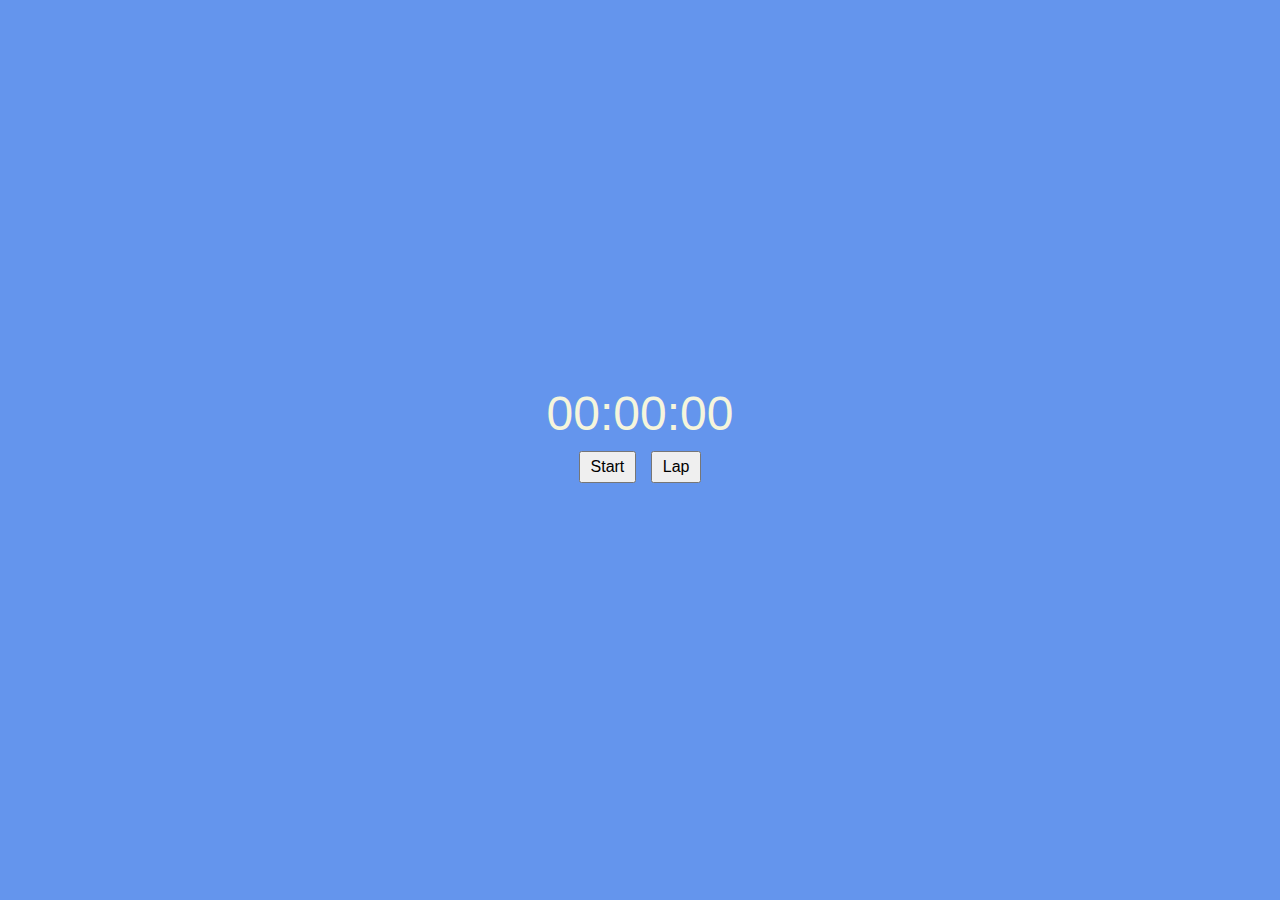
<file: PRODIGY_WD_02/index.html>
<!DOCTYPE html>
<html lang="en">
<head>
  <title>Stopwatch App</title>
  <link rel="stylesheet" href="styles.css">
</head>
<body>
  <div class="stopwatch">
    <div id="display">00:00:00</div>
    <div id="controls">
      <button id="startStop">Start</button>
      <button id="lapReset">Lap</button>
    </div>
    <ul id="laps"></ul>
  </div>

  <script src="script.js"></script>
</body>
</html>
</file>
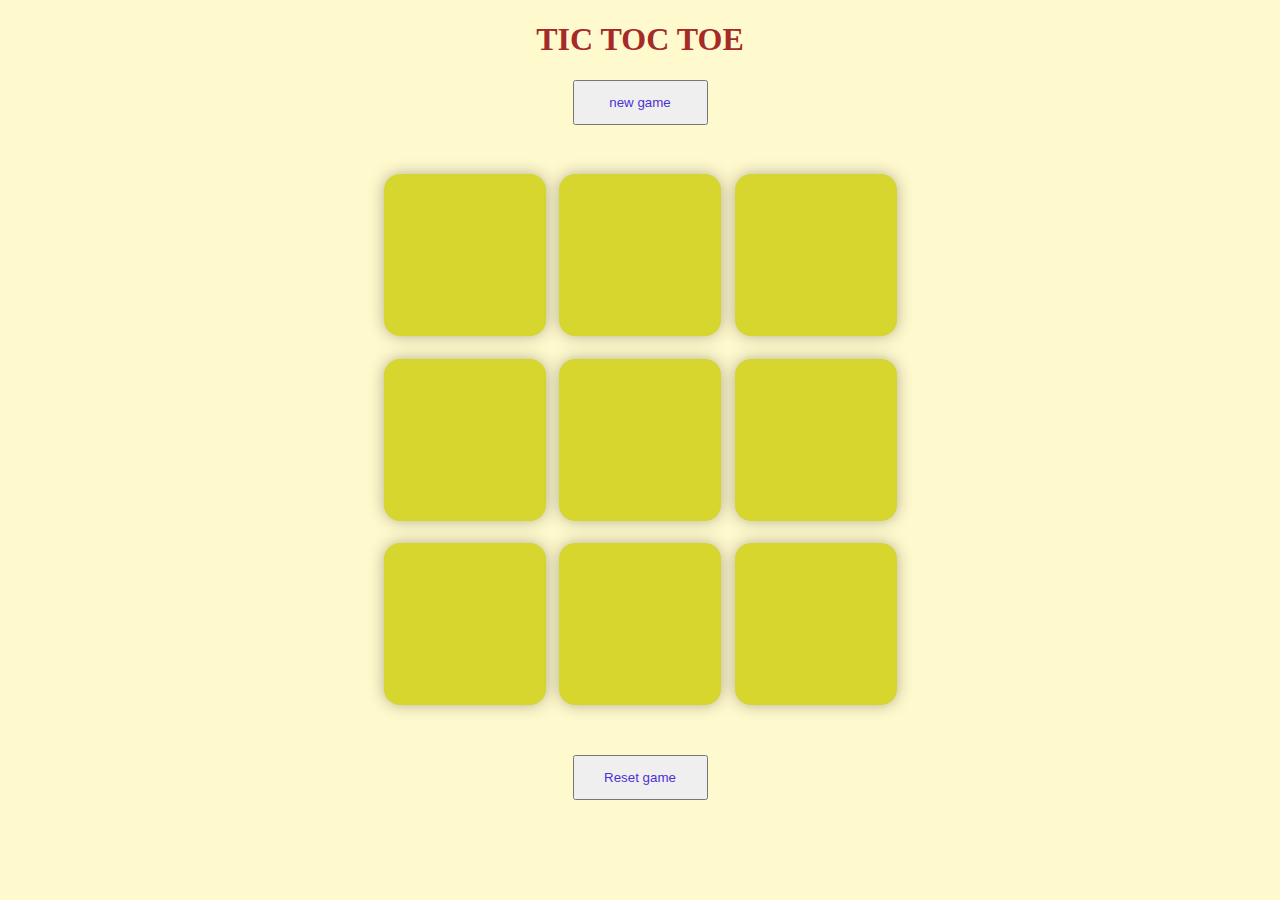
<file: PRODIGY_WD_03/index.html>
<!DOCTYPE html>
<html lang="en">
<head>
    <title>TIC TOC TOE </title>
    <link rel="stylesheet" href="style.css">
    <H1>TIC TOC TOE</H1>
</head>
<body>
    <div class="msg-container hide">
        <p id="msg"> Winner</p>
        </div>
    <button id="new-btn">new game</button>
<main>
    <div id="container">
    <div id="game">
        <button class="btn"></button>
        <button class="btn"></button>
        <button class="btn"></button>
        <button class="btn"></button>
        <button class="btn"></button>
        <button class="btn"></button>
        <button class="btn"></button>
        <button class="btn"></button>
        <button class="btn"></button>

    </div>
</div>
<div>
    <button id="reset-btn" value="Reset">Reset game</button>
</div>
</main>
    
</body>
<script src="app.js"> </script>
</html>
</file>
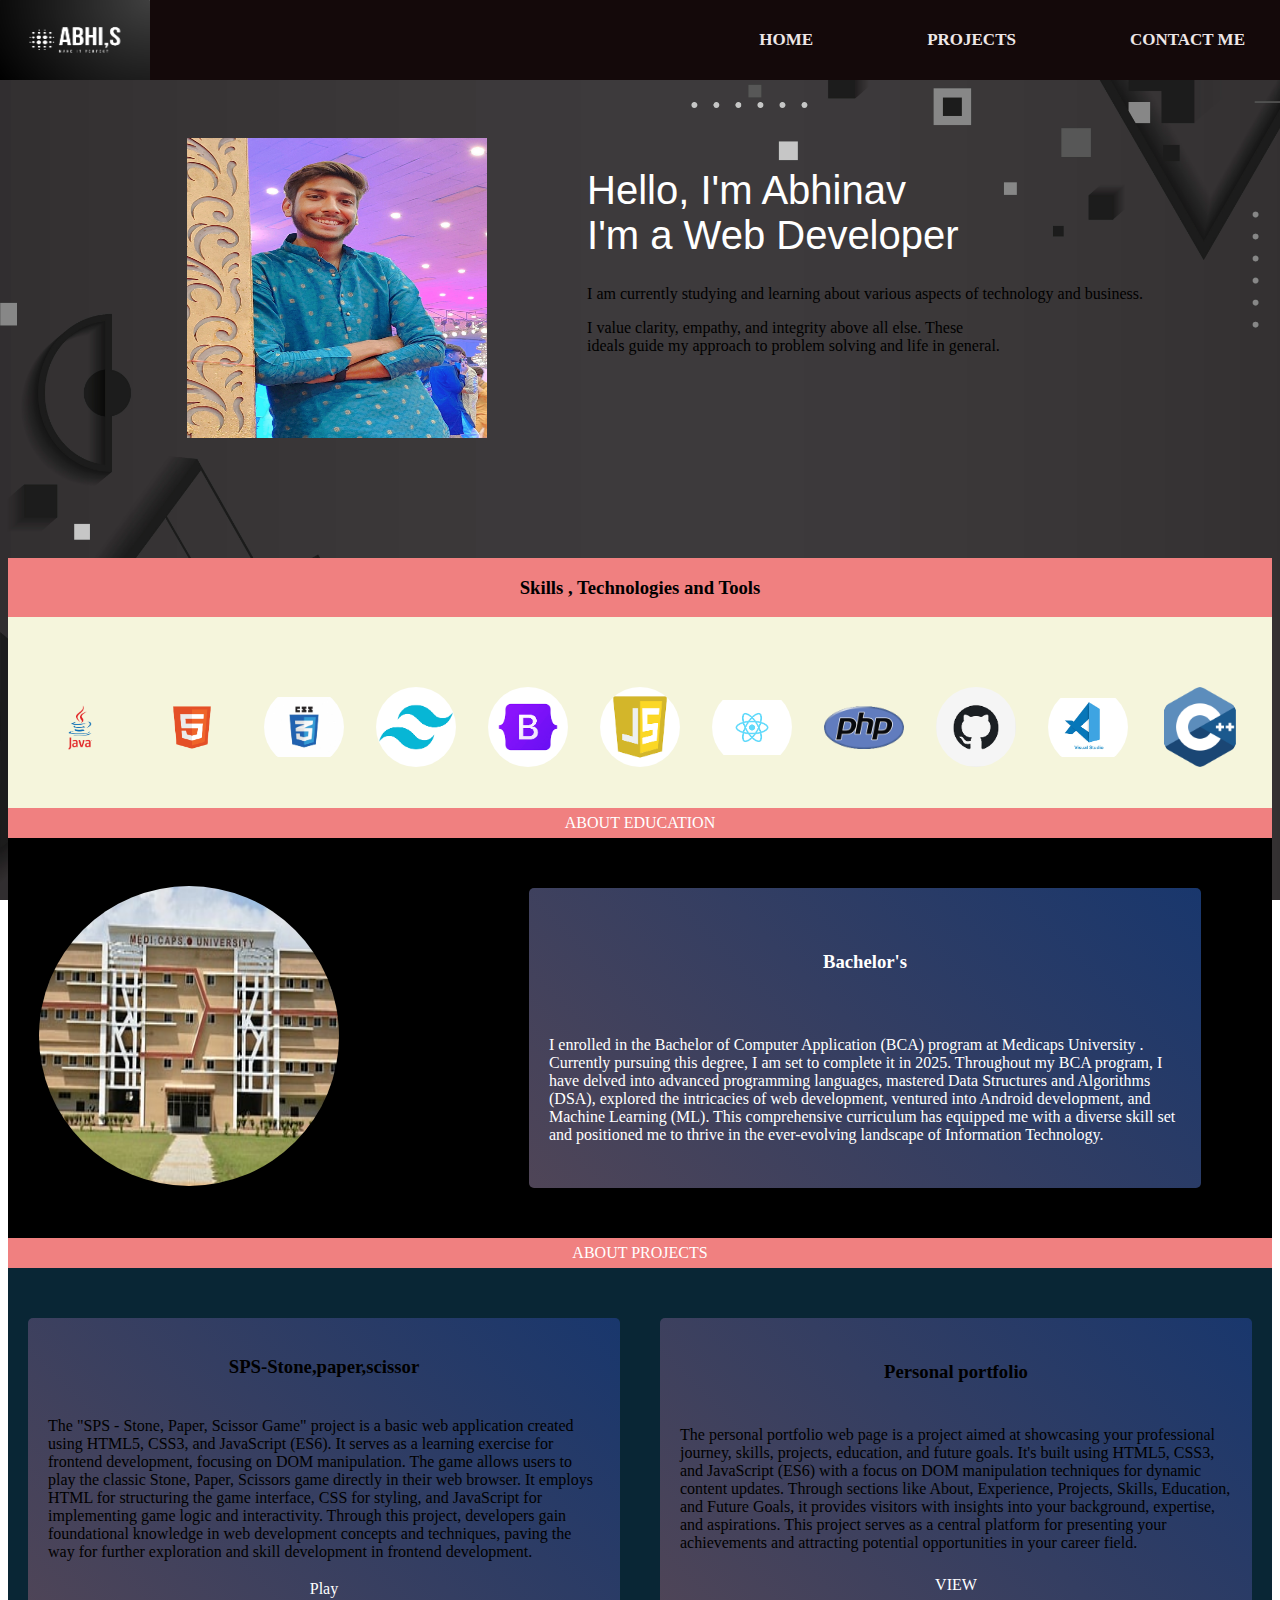
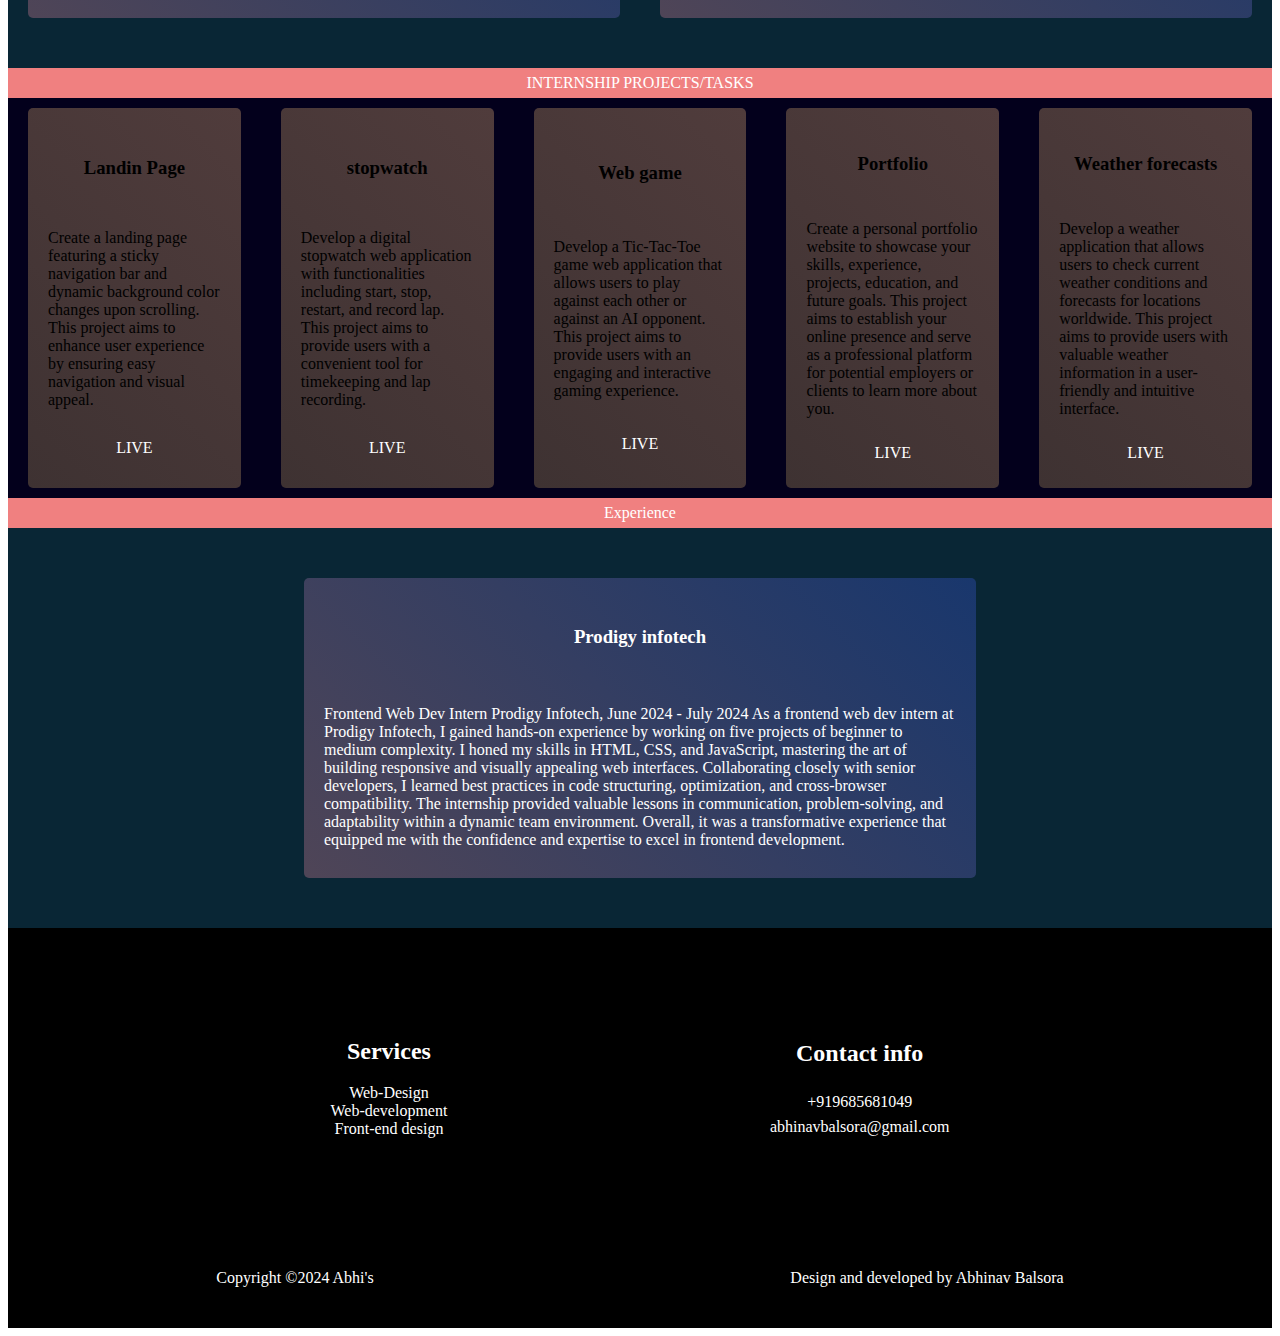
<file: PRODIGY_WD_04/index.html>
<!DOCTYPE html>
<html lang="en">
<head>
    <title>Portfolio</title>
<link rel="stylesheet" href="styles.css">
<link rel="stylesheet" href="https://cdnjs.cloudflare.com/ajax/libs/font-awesome/6.5.2/css/all.min.css" integrity="sha512-SnH5WK+bZxgPHs44uWIX+LLJAJ9/2PkPKZ5QiAj6Ta86w+fsb2TkcmfRyVX3pBnMFcV7oQPJkl9QevSCWr3W6A==" crossorigin="anonymous" referrerpolicy="no-referrer" />
</head>
<body>

    <div class="Container">

        <nav class="navigation">
            <img src="Abhinav.PNG" alt="logo" class="logo">
           <ul>
            <li><a id="home" href="#">Home</a></li>            
            <li><a href="#" id="Projects">Projects</a></li>            
            <li><a href="#" id="connect">Contact Me</a></li>            
           </ul>
        </nav>

        <div class="mainpic">
            <img src="ab1.jpg" alt="main" class="mainimg">
            </div>

      <div class="content">
        <H1> Hello, I'm Abhinav <br> I'm a Web Developer</H1>
        <p>I am currently studying and learning about various aspects of technology and business.</p>
        <p>I value clarity, empathy, and integrity above all else. These <br>ideals guide my approach to problem solving and life in general.</p>
       
       <a href="https://www.instagram.com/___abhinav__0204?igsh=MXE1MjRmbGY0NHE5dw=="><i class="fa-brands fa-instagram"></i></a>
      <a href="https://www.linkedin.com/in/abhinav-balsora-73b654275?utm_source=share&utm_campaign=share_via&utm_content=profile&utm_medium=android_app"><i class="fa-brands fa-linkedin"></i></a>
    </div>
      
   

       

    </div>  
    <main>
        <section class="skill-section">
            <div class="skills">
                <h3>Skills , Technologies and Tools</h3>
            </div>
            <div class="logo-box">
                <img src="java-logo.png">
                <img src="html-logo.png">
                <img src="CSS-Logo.jpg">
                <img src="tailwind-logo.png">
                <img src="bootstrap-logo.png">
                <img src="js-logo.png">
                <img src="reactjs-logo.png">
                <img src="php-logo.png">
                <img src="github-logo.png">
                <img src="vs-code.png">
                <img src="C++.png">
            </div>
        </section>

        <section id="edu-sec"> 
            <title class="heading">ABOUT EDUCATION</title>
        <div class="education-section">
            <div class="college">
                <h3>Bachelor's</h3>
                <span>I enrolled in the Bachelor of Computer Application (BCA) program  at Medicaps University . Currently pursuing this degree, I am set to complete it in 2025. Throughout my BCA program, I have delved into advanced programming languages, mastered Data Structures and Algorithms (DSA), explored the intricacies of web development, ventured into Android development, and Machine Learning (ML). This comprehensive curriculum has equipped me with a diverse skill set and positioned me to thrive in the ever-evolving landscape of Information Technology.
                </span> </div>
                <div class="clg-img">
                    <img src="clg-img.jpg" alt="">
                </div>
        </div>  </section>    

        <section class="project-page">
            <title class="project-title">ABOUT PROJECTS</title> 
             <div class="project-section">
                 <div class="project-1">
                     <h3>SPS-Stone,paper,scissor</h3>
                     <span>The "SPS - Stone, Paper, Scissor Game" project is a basic web application created using HTML5, CSS3, and JavaScript (ES6). It serves as a learning exercise for frontend development, focusing on DOM manipulation. The game allows users to play the classic Stone, Paper, Scissors game directly in their web browser. It employs HTML for structuring the game interface, CSS for styling, and JavaScript for implementing game logic and interactivity. Through this project, developers gain foundational knowledge in web development concepts and techniques, paving the way for further exploration and skill development in frontend development.</span>
                     <a href="https://ro-pa-scissor.netlify.app/" target="main">Play</a>
                 </div>
                 <div class="project-2">
                     <h3>Personal portfolio</h3>
                     <span>The personal portfolio web page is a project aimed at showcasing your professional journey, skills, projects, education, and future goals. It's built using HTML5, CSS3, and JavaScript (ES6) with a focus on DOM manipulation techniques for dynamic content updates. Through sections like About, Experience, Projects, Skills, Education, and Future Goals, it provides visitors with insights into your background, expertise, and aspirations. This project serves as a central platform for presenting your achievements and attracting potential opportunities in your career field.</span>
                     <a href="https://6692a21a9464c84377b64290--celebrated-custard-f7c300.netlify.app/" target="main">VIEW</a>
                 </div>
             </div>
             
     
             <title class="internship-title">INTERNSHIP PROJECTS/TASKS</title>
             <div class="internship-project">
                 
                 <div class="intern-project">
                     <h3>Landin Page</h3>
                     <span>Create a landing page featuring a sticky navigation bar and dynamic background color changes upon scrolling. This project aims to enhance user experience by ensuring easy navigation and visual appeal.</span>
                     <a href="https://668f7ae8d127fcf075e4028f--wondrous-gumdrop-418960.netlify.app/" target = "main">LIVE</a>
                 </div>
                 <div class="intern-project">
                     <h3>stopwatch</h3>
                     <span>Develop a digital stopwatch web application with functionalities including start, stop, restart, and record lap. This project aims to provide users with a convenient tool for timekeeping and lap recording.</span>
                     <a href="https://668f7c07f53fa7f3ea326fa0--iridescent-otter-e622b2.netlify.app/" target=" main">LIVE</a>
                 </div>
                 <div class="intern-project">
                     <h3>Web game</h3>
                     <span>Develop a Tic-Tac-Toe game web application that allows users to play against each other or against an AI opponent. This project aims to provide users with an engaging and interactive gaming experience.</span>
                     <a href="https://668f7c5c9a8336f00e3b8bb9--iridescent-otter-e622b2.netlify.app/" target="main">LIVE</a>
                 </div>
                 <div class="intern-project">
                     <h3>Portfolio</h3>
                     <span>Create a personal portfolio website to showcase your skills, experience, projects, education, and future goals. This project aims to establish your online presence and serve as a professional platform for potential employers or clients to learn more about you.</span>
                     <a href="https://6692a21a9464c84377b64290--celebrated-custard-f7c300.netlify.app/" target="main">LIVE</a>
                 </div>
                 <div class="intern-project">
                     <h3>Weather forecasts</h3>
                     <span>Develop a weather application that allows users to check current weather conditions and forecasts for locations worldwide. This project aims to provide users with valuable weather information in a user-friendly and intuitive interface. 
                     </span>
                     <a href="https://6693777b951df5fde31e25e7--luminous-meringue-e6c3bd.netlify.app/"target="main">LIVE</a>
                 </div>
                </div>

                 <section class="experience-sec">
                    <title class="exp-title">Experience</title>
                    <div class="exp-box">
                    <div class="intern-exp">
                        <h3>Prodigy infotech</h3>
                        <span>Frontend Web Dev Intern
                            Prodigy Infotech, June 2024 - July 2024
                            
                            As a frontend web dev intern at Prodigy Infotech, I gained hands-on experience by working on five projects of beginner to medium complexity. I honed my skills in HTML, CSS, and JavaScript, mastering the art of building responsive and visually appealing web interfaces. Collaborating closely with senior developers, I learned best practices in code structuring, optimization, and cross-browser compatibility. The internship provided valuable lessons in communication, problem-solving, and adaptability within a dynamic team environment. Overall, it was a transformative experience that equipped me with the confidence and expertise to excel in frontend development.</span>
                    </div>
                     </div>
                </section>
        </main>


        <footer class="footer-section">
            <div class="footer-ele">
                <div class="services">
                    <h2>Services</h2>
                    <span>Web-Design</span>
                    <span>Web-development</span>  
                    <span>Front-end design</span>
                </div>
               
                <div class="contact">
                 <h2 id="contactInfo">Contact info</h2>
                 <span><i class="fa-solid fa-phone"></i> +919685681049</span>
                 <span><i class="fa-solid fa-envelope"></i> abhinavbalsora@gmail.com</span>
                </div>
            </div>
            <div class="footer-ele2">
                <div class="developer">
                    <span>Copyright ©2024 Abhi's </span>
                    <span>Design and developed by Abhinav Balsora</span>
                </div>
            </div>
        
        </footer>
 <script src="app.js"></script>
</body>
</html>
</file>
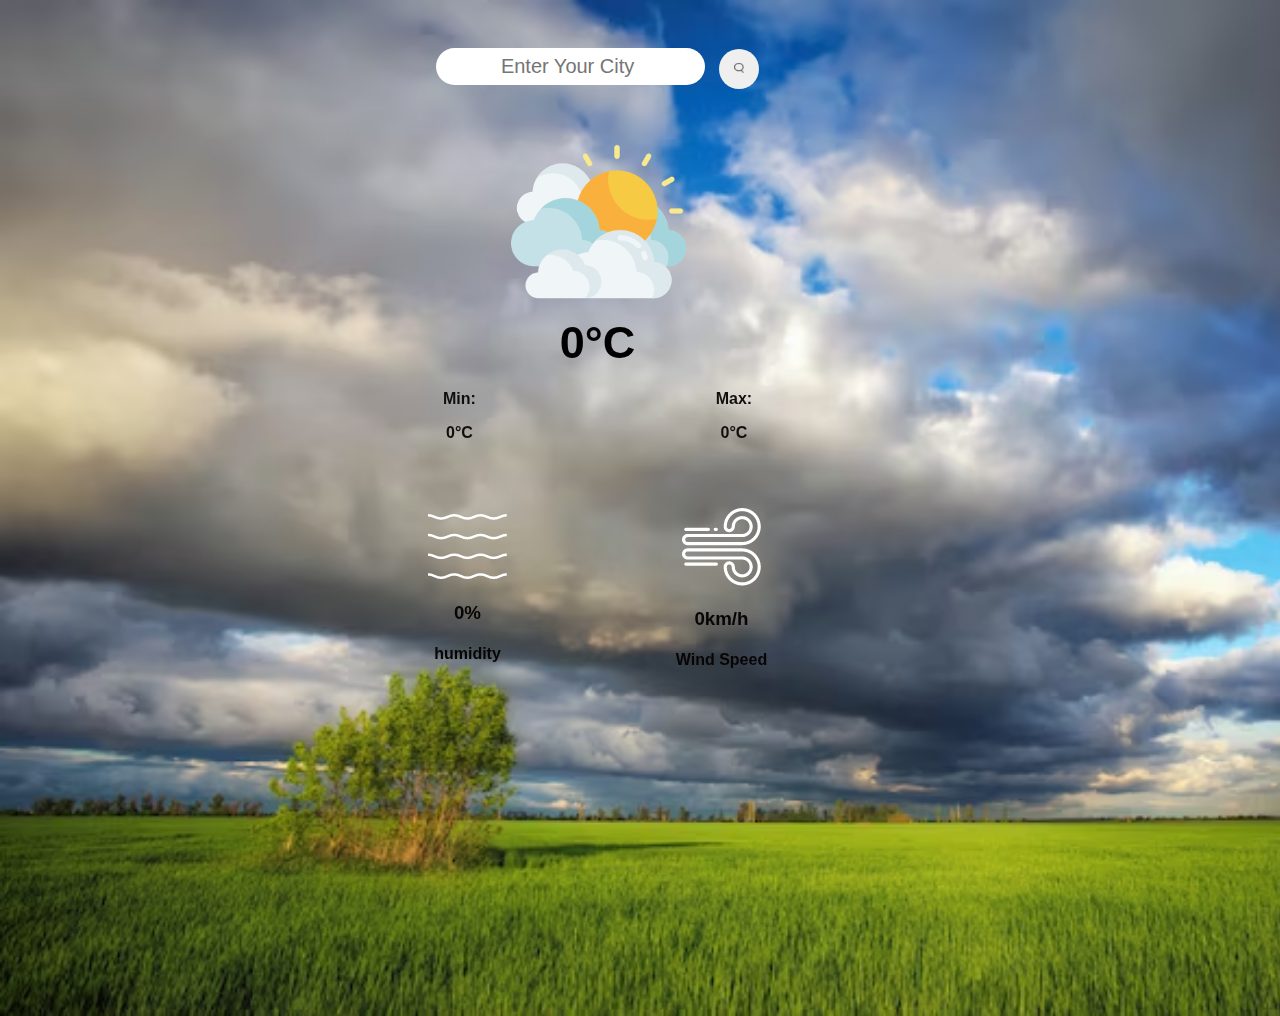
<file: PRODIGY_WD_05/index.html>
<!DOCTYPE html>
<html lang="en">
<head>
    <link rel="stylesheet" href="style.css">
    <title>Weather Forecast </title>
</head>
<body>

<div class="container">
    
    <div class="card">
        <span id="srch1" > 
           <input id="input1" placeholder="Enter Your City " spellcheck="false">
           <button id="btn1"><img src="search.png"></button> 
        </span>

        <div class="error">
            <H3>Invalid City Name</H3>
        </div>
        
    <div class="Weather_1">
          <img id="Weathericon" src="clouds.png"> 
          <h1 class="temp">0°C</h1>
          <H2 class="city"></H2>
    <div class="min_max">
       <span id="minimun_temp">
           <p class="min">Min:</p>
           <p id="min_deg">0°C</p>
        </span>

    <span id="maximum_temp">
         <p class="max">Max:</p>
         <p id="max_deg">0°C</p>
    </span>
    </div>
       
    <div class="details">
        <div id="humidity">
           <img src="humidity.png" alt="humdity">
           <h3 class="hum">0%</h3>
           <h4 >humidity</h4> 
    </div>

    <div id="wind">
          <img src="wind.png" alt="wind">
          <h3 class="windV">0km/h</h3>
          <h4>Wind Speed</p>
    </div>
</div>
    </div>
    </div>










</div>    
<script src="app.js"></script>
</body>

</html>
</file>
<file: PRODIGY_WD_02/styles.css>
body {
    font-family: Arial, sans-serif;
    display: flex;
    justify-content: center;
    align-items: center;
    height: 100vh;
    margin: 0;
background-color: cornflowerblue; 
    
  }
  
  .stopwatch {
    text-align: center;
    
  }
  
  #display {
    font-size: 3em;
    margin-bottom: 10px;
    color: beige;
  }
  
  #controls {
    margin-bottom: 10px;
  }
  
  #controls button {
    font-size: 1em;
    margin: 0 5px;
    padding: 5px 10px;
  }
  
  #laps {
    list-style-type: none;
    padding: 0;
    text-align: left;
    max-height: 200px;
    overflow-y: auto;
    color: aliceblue;
  }
</file>
<file: PRODIGY_WD_03/style.css>
H1{
    text-align: center;
    color: brown;
      
}

body{
   background-color: lemonchiffon;
  text-align: center;
}


#container{
    height: 70vmin;
    display: flex;

    justify-content: center;
    align-items: center;
     
}
#game{
    height: 60vmin;
  width: 60vmin;
  display: flex;
  flex-wrap: wrap;
  justify-content: center;
  align-items: center;
  gap: 1.5vmin;
}

.btn{
    height: 18vmin;
    width: 18vmin;
    border-radius: 1rem;
    border: none;
    box-shadow: 0 0 1rem rgba(0, 0, 0, 0.3);
    font-size: 8vmin;
    color: #b0413e;
    background-color: #d6d62f;
}

#reset-btn{
    height: 5vmin;
    width: 15vmin;
    color: #4e2fd6;

}

#new-btn{
  
height: 5vmin;
width: 15vmin;
color: #4e2fd6;
}

p{
   
    font: 3em sans-serif;
     font-style: oblique;}
     
     .hide{
        display: none;

     }
</file>
<file: PRODIGY_WD_04/styles.css>
body{
    background-image: url("89781.jpg");
    background-repeat: no-repeat;
    background-size: cover;
    background-attachment: fixed;
}

.Container{
    display: flex;
    width: 100%;
    height: 100%;
    position: relative;
    align-items: center;
    justify-content: center;

}

.navigation{
    width: 100%;
    position: fixed;
    top: 0;
    left: 0;
    padding: 20px,8px;
    display: flex;
    align-items: center;
    justify-content: space-between;
    background-color: rgb(20, 9, 10);
    }

    .navigation .logo{
        width: 150px;
        height: 80px;
    
    
    }
    
    .navigation ul li{
        list-style: none;
        display: inline-block;
        margin-left: 40px;
    
    }
    
    .navigation ul li a{
     
        text-decoration: none;
        color: #eee7e7;
        font-size: 17px;
        border: 35px solid transparent;
        font-weight: bold;
    text-transform: uppercase;
    
    
    }
    
    .navigation ul li a:hover{ 
        background: rgba(0,0,0,0.7);
        border-radius: 6px;
    }

.mainpic {
    width: 400px;
    height: 400px;
    margin-top: 130px;
    margin-left: 50px;

}

.mainpic .mainimg{
    width: 300px;
    height: 300px;
    image-resolution: 300DPI;
   
    
}

.content H1{
    font-size: 40px;
    font-weight: 300;
    color: #fff;
    font-family: Arial, "Helvetica Neue", Helvetica, sans-serif;
}

.fa-linkedin{
    font-size: 30px;
    color: black;
    margin-left: 20px;
}

.fa-instagram{
    font-size: 30px;
    margin-left: 10px;
    color: black;
}

/* skill section  */

.skill-section{
    height: 250px;
    width: 100%;
    background-color: #f3eff39f;
  }
  
  .skills{
  height: auto;
  width: 100%;
  overflow-x: auto;
  white-space: nowrap;
  display: flex;
  justify-content: center;
  align-items: center;
  margin-top: 20px;
  background-color: lightcoral;
  }
  
  .logo-box{
    height: 220px;
    width: 100%;
    display: flex;
    justify-content: space-evenly;
    align-items: center;
  }
  
  .logo-box img{
    width: 80px;
    height: 80px;
    aspect-ratio: 3/2;
    border-radius: 50%;
    object-fit: contain;
  }
  
  .logo-box img:hover{
    box-shadow: 5px 1px 10px 1px 
    rgb(0, 191, 255);
    transition: 0.5s;
  }
  
  
  
  /*    EDUCATION-SECTION START    */ 
  .heading{
    width: 100%;
    height: 30px;
    color: #fff;
    display: flex;
    justify-content: center;
    align-items: center;
    background-color: lightcoral
  }


  
  .education-section{
      width: auto;
      background-color: black;
      height: 400px;
      display: flex;
      flex-direction: row-reverse;
      justify-content: center;
      align-items: center;
  }
  
  .college{
      margin-left: 40px;
      margin-right: 40px;
      padding-right: 20px;
      padding-left: 20px;
      height: 300px;
      width: 50%;
      color: #fff;
      border-radius: 5px;
      display: flex;
      flex-direction: column;
      justify-content: space-evenly;
      align-items: center;
      background-image: linear-gradient(45deg , #4F4557 , #19376D );
  }
  
  .college:hover{
      color: #000;
      cursor: pointer;
      box-shadow: 0px 0px 10px 0px 
      #fff;
      margin: 30px;
      background-image: linear-gradient(190deg ,#19376D, #4F4557 );
      transition: 1s;
      
  }
  
  .clg-img img{
      height: 300px;
      width: 300px;
      border-radius: 50%;
      margin-right: 150px;
  }

  .skill-section{
    background-color: beige;
  }

  .project-page{
    height: auto;
    width: 100%;
    background-color: #092635;
  }
  
  
  .project-title{
    width: 100%;
    height: 30px;
    color: #fff;
    display: flex;
    justify-content: center;
    align-items: center;
    background-color: lightcoral;
  }
  
  .project-section{
    width: auto;
    height: 400px;
    display: flex;
    flex-direction: row;
    justify-content: space-evenly;
    align-items: center;
    
  }
  
  
  
  .project-1{
    color: #000;
    margin-right: 20px;
    margin-left: 20px;
    padding-right: 20px;
    padding-left: 20px;
    height: 300px;
    border-radius: 5px;
    display: flex;
    flex-direction: column;
    justify-content: space-evenly;
    align-items: center;
    width: 50%;
    background-image: linear-gradient(45deg , #4F4557 , #19376D );
  }
  
  .project-1 a{
    color: #fff;
    text-decoration: none;
  }
  
  .project-1 a:hover{
    color: #000;
  }
  
  .project-1:hover{
      color: #fff;
      cursor: pointer;
      box-shadow: 0px 0px 10px 0px 
      #fff;
      margin-top: 30px;
      transition: 1s;
  }
  
  .project-2{
  
      color: #000;
      margin-right: 20px;
      margin-left: 20px;
      padding-right: 20px;
      padding-left: 20px;
      height: 300px;
      border-radius: 5px;
      display: flex;
      flex-direction: column;
      justify-content: space-evenly;
      align-items: center;
      width: 50%;
      background-image: linear-gradient(45deg , #4F4557 , #19376D );
    }
  
  .project-2:hover{
    color: #FFF;
      cursor: pointer;
      box-shadow: 0px 0px 10px 0px 
      #fff;
      margin-top: 30px;
      transition: 1s;
  }
  
  .project-2 a {
    color: #fff;
    text-decoration: none;
  }
  
  .project-2 a:hover{
    color: #000;
  }
  
  .internship-title{
    width: 100%;
    height: 30px;
    display: flex;
    justify-content: center;
    align-items: center;
    background-color: lightcoral;
    color: #FFF;
  }
  
  
  .internship-project{
    width: 100%;
    background-color: #03001c;
    height: 400px;
    display: flex;
    flex-direction: row;
    justify-content: space-evenly;
    align-items: center;
  }
  
  .intern-project{
     color: #000;
      margin-right: 20px;
      margin-left: 20px;
      padding-right: 20px;
      padding-left: 20px;
      height: 380px;
      border-radius: 5px;
      display: flex;
      flex-direction: column;
      justify-content: space-evenly;
      align-items: center;
      width: 50%;
      background-image: linear-gradient(45deg , #3E3232, #503C3C );
  }
  
  .intern-project a{
    color: #FFF;
    text-decoration: none;
  }
  
  .intern-project:hover{
      color: #FFF;
      cursor: pointer;
      box-shadow: 0px 0px 10px 0px 
      #fff;
      margin-top: 30px;
      transition: 1s;
  }
  
  
  
  /*         Experience section     */
  
  .expeience-sec{
    height: auto;
    width: 100%;
    background-color: #000;
  }
  
  .intern-exp{
    color: #fff;
    margin-right: 20px;
    margin-left: 20px;
    padding-right: 20px;
    padding-left: 20px;
    height: 300px;
    border-radius: 5px;
    display: flex;
    flex-direction: column;
    justify-content: space-evenly;
    align-items: center;
    width: 50%;
    background-image: linear-gradient(45deg , #4F4557 , #19376D );
    gap: 10px;
  }
  
  
  .exp-title{
    width: 100%;
    height: 30px;
    display: flex;
    justify-content: center;
    align-items: center;
    background-color: lightcoral;
    color: #FFF;
  }
  
  .exp-box{
    
    width: 100%;
    background-color: #092635;
    height: 400px;
    display: flex;
    flex-direction: row;
    justify-content: space-evenly;
    align-items: center;
  }

  /*       FOOTER-SECTION          */

.footer-section{
    height: 400px;
    width: auto;
    background: #000;
  }
  
  .footer-ele{
    height: 300px;
    width: 100%;
    background-color: #000;
    display: flex;
    justify-content: space-evenly;
    align-items: center;
  }
  
  .services{
   height: 300px;
   color: #fff;
   display: flex;
   flex-direction: column;
   justify-content: center;
   align-items: center;
  }
  
  
  .contact{
   height: 130px;
   color: #FFF;
   display: flex;
   flex-direction: column;
   justify-content: space-evenly;
   align-items: center;
  }
  
  .contact a{
    color: #FFF;
    text-decoration: none;
  }
  
  .contact a:hover{
    color: rgb(0, 170, 255);
    padding-left: 5px;
    transition: 1s;
  }
  
  .contact i{
    font-size: 0.7rem;
    text-transform: lowercase;
  }
  
  .developer{
    height: 100px;
    width: 100%;
    color: #fff;
    display: flex;
    justify-content: space-around;
    align-items: center;
  }
  
  
  .developer i{
    color: rgb(200, 13, 13);
  }
</file>
<file: PRODIGY_WD_05/style.css>
body{
    background-image: url("sunny.avif");
background-repeat: no-repeat;
background-size: cover;
}


.container{
    height: 1000px;
    width: 100%;
    display: block;
font-family: 'poppins',sans-serif;

}

.card{
    text-align: center;
    border: 2px transparent;
    position: relative;
    width: 30%;
    height: 800px;
    border-radius: 4%;
    background: transparent;
margin-left: 400px;
filter: saturate(100%);
background-color: black transparent;
}

.card img{
    text-align: center;
}

 #input1{
  border-radius: 450px;
  font-size: 20px;
  text-align: center;
  margin-top: 40px;
height: 35px; 
border: transparent;
margin-right: 10px;
}


 #btn1{
    border-radius: 100%;
    width: 40px;
    height: 40px;
border: transparent; 
margin-bottom: 20PX;
}

 #btn1 img{
  width: 10px; ;
  height:10px;
    
 } 

.card H1{
position: relative;
margin-top: -20px;
font-size: 45px;
color: black;
}

.card h2{
    color: rgb(14, 4, 4); 
    margin-top: -30px;
    font-weight: 300;
}

.details{
    display: flex;
    align-items: center;
    justify-content: space-between;
    padding: 0,20px;
margin-top: 50px;
color: rgb(8, 5, 5);

}

#humidity{
    margin-left: 20px;

}

#wind{
  margin-right: 20px;

}

.min_max{
    display: flex;
    justify-content: space-between;
    text-align: center;
   margin: 35px 35px;
   color: rgb(17, 14, 14);
   font-weight: bolder;
}

.error{
text-align: center;
display: none;
}

.Weather_1{
display: block;
}
</file>
